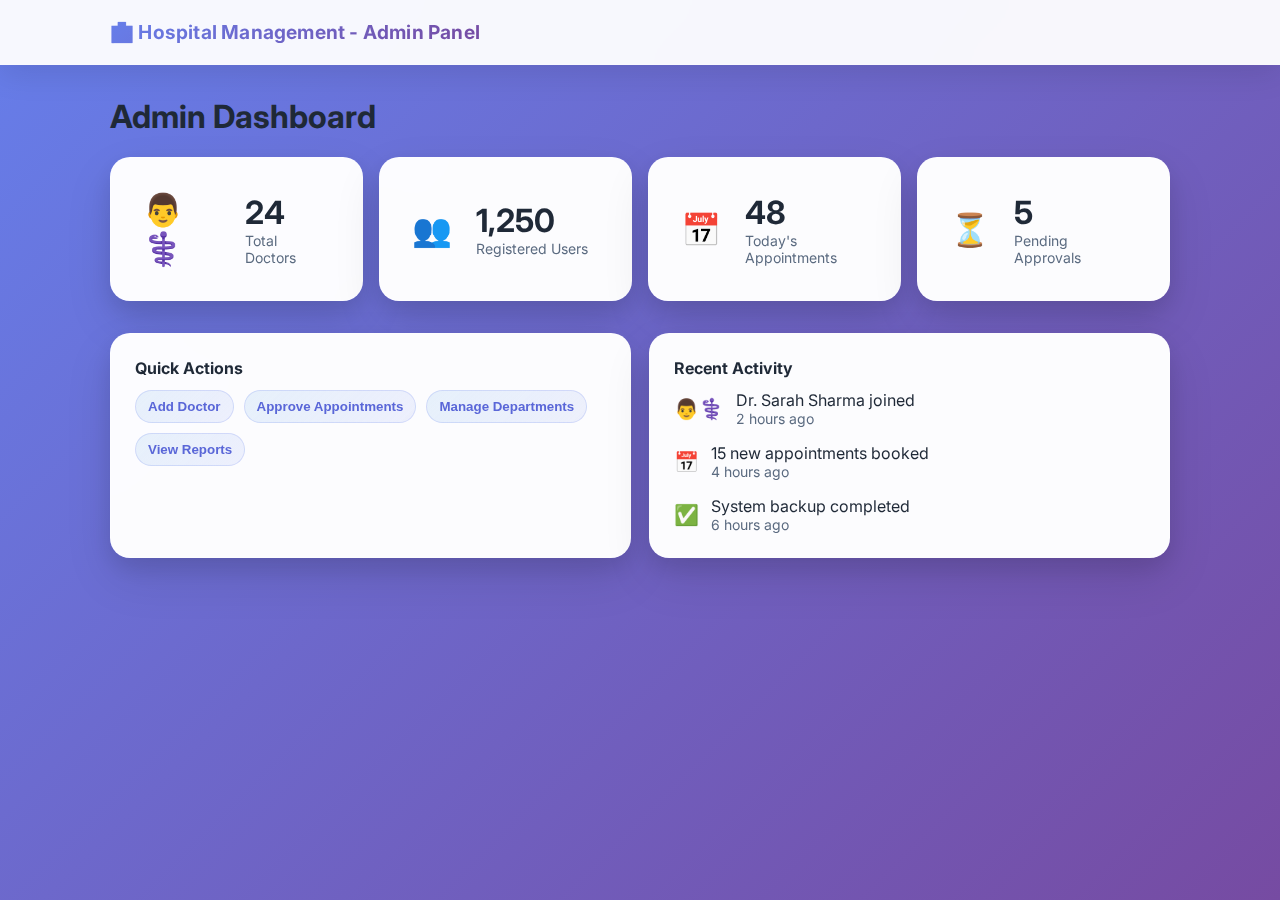
<file: admin.html>
<!DOCTYPE html>
<html lang="en">
<head>
  <meta charset="utf-8" />
  <meta name="viewport" content="width=device-width, initial-scale=1" />
  <title>Admin Panel - Hospital Management</title>
  <link rel="preconnect" href="https://fonts.googleapis.com">
  <link rel="preconnect" href="https://fonts.gstatic.com" crossorigin>
  <link href="https://fonts.googleapis.com/css2?family=Inter:wght@400;500;600;700;800&display=swap" rel="stylesheet">
  <link rel="stylesheet" href="styles.css" />
</head>
<body>
  <header class="site-header">
    <div class="container nav">
      <div class="brand">🏥 Hospital Management - Admin Panel</div>
    </div>
  </header>

  <main>
    <section class="container admin-section" style="margin-top: 2rem;">
      <h1 class="section-title">Admin Dashboard</h1>
      <div class="admin-stats">
        <div class="stat-card">
          <div class="stat-icon">👨⚕️</div>
          <div class="stat-info">
            <div class="stat-number">24</div>
            <div class="stat-label">Total Doctors</div>
          </div>
        </div>
        <div class="stat-card">
          <div class="stat-icon">👥</div>
          <div class="stat-info">
            <div class="stat-number">1,250</div>
            <div class="stat-label">Registered Users</div>
          </div>
        </div>
        <div class="stat-card">
          <div class="stat-icon">📅</div>
          <div class="stat-info">
            <div class="stat-number">48</div>
            <div class="stat-label">Today's Appointments</div>
          </div>
        </div>
        <div class="stat-card">
          <div class="stat-icon">⏳</div>
          <div class="stat-info">
            <div class="stat-number">5</div>
            <div class="stat-label">Pending Approvals</div>
          </div>
        </div>
      </div>
      <div class="admin-grid">
        <div class="card">
          <div class="panel-head">Quick Actions</div>
          <div class="admin-actions">
            <button class="chip admin-btn" data-action="add-doctor">Add Doctor</button>
            <button class="chip admin-btn" data-action="approve-appointments">Approve Appointments</button>
            <button class="chip admin-btn" data-action="manage-departments">Manage Departments</button>
            <button class="chip admin-btn" data-action="view-reports">View Reports</button>
          </div>
        </div>
        <div class="card">
          <div class="panel-head">Recent Activity</div>
          <div class="activity-list">
            <div class="activity-item">
              <div class="activity-icon">👨⚕️</div>
              <div class="activity-text">
                <div>Dr. Sarah Sharma joined</div>
                <div class="activity-time">2 hours ago</div>
              </div>
            </div>
            <div class="activity-item">
              <div class="activity-icon">📅</div>
              <div class="activity-text">
                <div>15 new appointments booked</div>
                <div class="activity-time">4 hours ago</div>
              </div>
            </div>
            <div class="activity-item">
              <div class="activity-icon">✅</div>
              <div class="activity-text">
                <div>System backup completed</div>
                <div class="activity-time">6 hours ago</div>
              </div>
            </div>
          </div>
        </div>
      </div>
    </section>
  </main>

  <script src="script.js"></script>
</body>
</html>
</file>
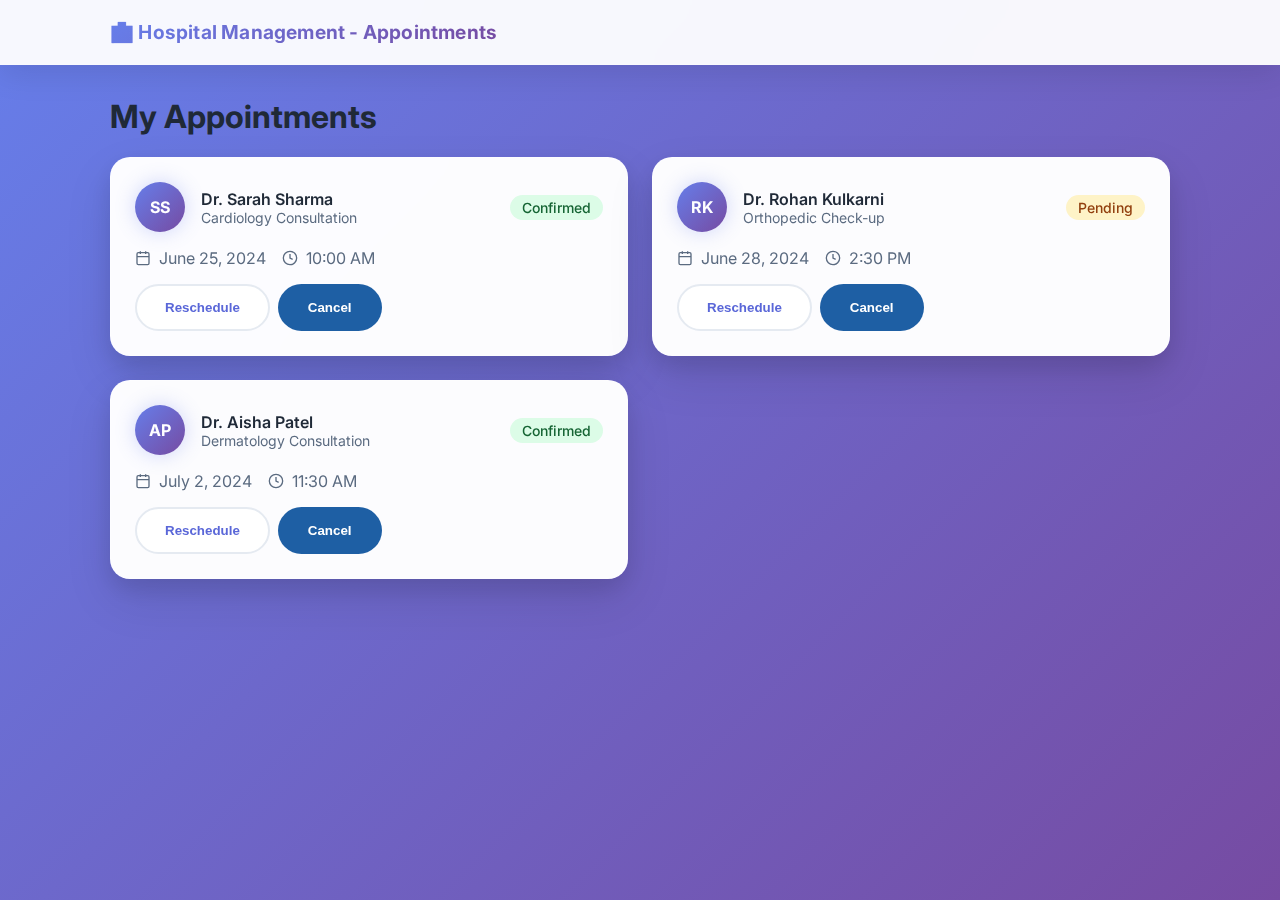
<file: appointments.html>
<!DOCTYPE html>
<html lang="en">
<head>
  <meta charset="utf-8" />
  <meta name="viewport" content="width=device-width, initial-scale=1" />
  <title>Appointments - Hospital Management</title>
  <link rel="preconnect" href="https://fonts.googleapis.com">
  <link rel="preconnect" href="https://fonts.gstatic.com" crossorigin>
  <link href="https://fonts.googleapis.com/css2?family=Inter:wght@400;500;600;700;800&display=swap" rel="stylesheet">
  <link rel="stylesheet" href="styles.css" />
</head>
<body>
  <header class="site-header">
    <div class="container nav">
      <div class="brand">🏥 Hospital Management - Appointments</div>
    </div>
  </header>

  <main>
    <section class="container appointments-section" style="margin-top: 2rem;">
      <h1 class="section-title">My Appointments</h1>
      <div class="appointments-grid">
        <div class="card appointment-card">
          <div class="appointment-header">
            <div class="avatar sm">SS</div>
            <div class="appointment-info">
              <div class="doctor">Dr. Sarah Sharma</div>
              <div class="meta">Cardiology Consultation</div>
            </div>
            <span class="status-badge confirmed">Confirmed</span>
          </div>
          <div class="appointment-details">
            <div class="detail-item">
              <svg viewBox="0 0 24 24" width="16" height="16" fill="none" stroke="currentColor" stroke-width="2"><rect x="3" y="4" width="18" height="18" rx="2"/><path d="M16 2v4M8 2v4M3 10h18"/></svg>
              <span>June 25, 2024</span>
            </div>
            <div class="detail-item">
              <svg viewBox="0 0 24 24" width="16" height="16" fill="none" stroke="currentColor" stroke-width="2"><circle cx="12" cy="12" r="10"/><polyline points="12,6 12,12 16,14"/></svg>
              <span>10:00 AM</span>
            </div>
          </div>
          <div class="appointment-actions">
            <button class="btn ghost" onclick="rescheduleAppointment(1)">Reschedule</button>
            <button class="btn tertiary" onclick="cancelAppointment(1)">Cancel</button>
          </div>
        </div>
        <div class="card appointment-card">
          <div class="appointment-header">
            <div class="avatar sm">RK</div>
            <div class="appointment-info">
              <div class="doctor">Dr. Rohan Kulkarni</div>
              <div class="meta">Orthopedic Check-up</div>
            </div>
            <span class="status-badge pending">Pending</span>
          </div>
          <div class="appointment-details">
            <div class="detail-item">
              <svg viewBox="0 0 24 24" width="16" height="16" fill="none" stroke="currentColor" stroke-width="2"><rect x="3" y="4" width="18" height="18" rx="2"/><path d="M16 2v4M8 2v4M3 10h18"/></svg>
              <span>June 28, 2024</span>
            </div>
            <div class="detail-item">
              <svg viewBox="0 0 24 24" width="16" height="16" fill="none" stroke="currentColor" stroke-width="2"><circle cx="12" cy="12" r="10"/><polyline points="12,6 12,12 16,14"/></svg>
              <span>2:30 PM</span>
            </div>
          </div>
          <div class="appointment-actions">
            <button class="btn ghost" onclick="rescheduleAppointment(2)">Reschedule</button>
            <button class="btn tertiary" onclick="cancelAppointment(2)">Cancel</button>
          </div>
        </div>
        <div class="card appointment-card">
          <div class="appointment-header">
            <div class="avatar sm">AP</div>
            <div class="appointment-info">
              <div class="doctor">Dr. Aisha Patel</div>
              <div class="meta">Dermatology Consultation</div>
            </div>
            <span class="status-badge confirmed">Confirmed</span>
          </div>
          <div class="appointment-details">
            <div class="detail-item">
              <svg viewBox="0 0 24 24" width="16" height="16" fill="none" stroke="currentColor" stroke-width="2"><rect x="3" y="4" width="18" height="18" rx="2"/><path d="M16 2v4M8 2v4M3 10h18"/></svg>
              <span>July 2, 2024</span>
            </div>
            <div class="detail-item">
              <svg viewBox="0 0 24 24" width="16" height="16" fill="none" stroke="currentColor" stroke-width="2"><circle cx="12" cy="12" r="10"/><polyline points="12,6 12,12 16,14"/></svg>
              <span>11:30 AM</span>
            </div>
          </div>
          <div class="appointment-actions">
            <button class="btn ghost" onclick="rescheduleAppointment(3)">Reschedule</button>
            <button class="btn tertiary" onclick="cancelAppointment(3)">Cancel</button>
          </div>
        </div>
      </div>
    </section>
  </main>

  <script src="script.js"></script>
</body>
</html>
</file>
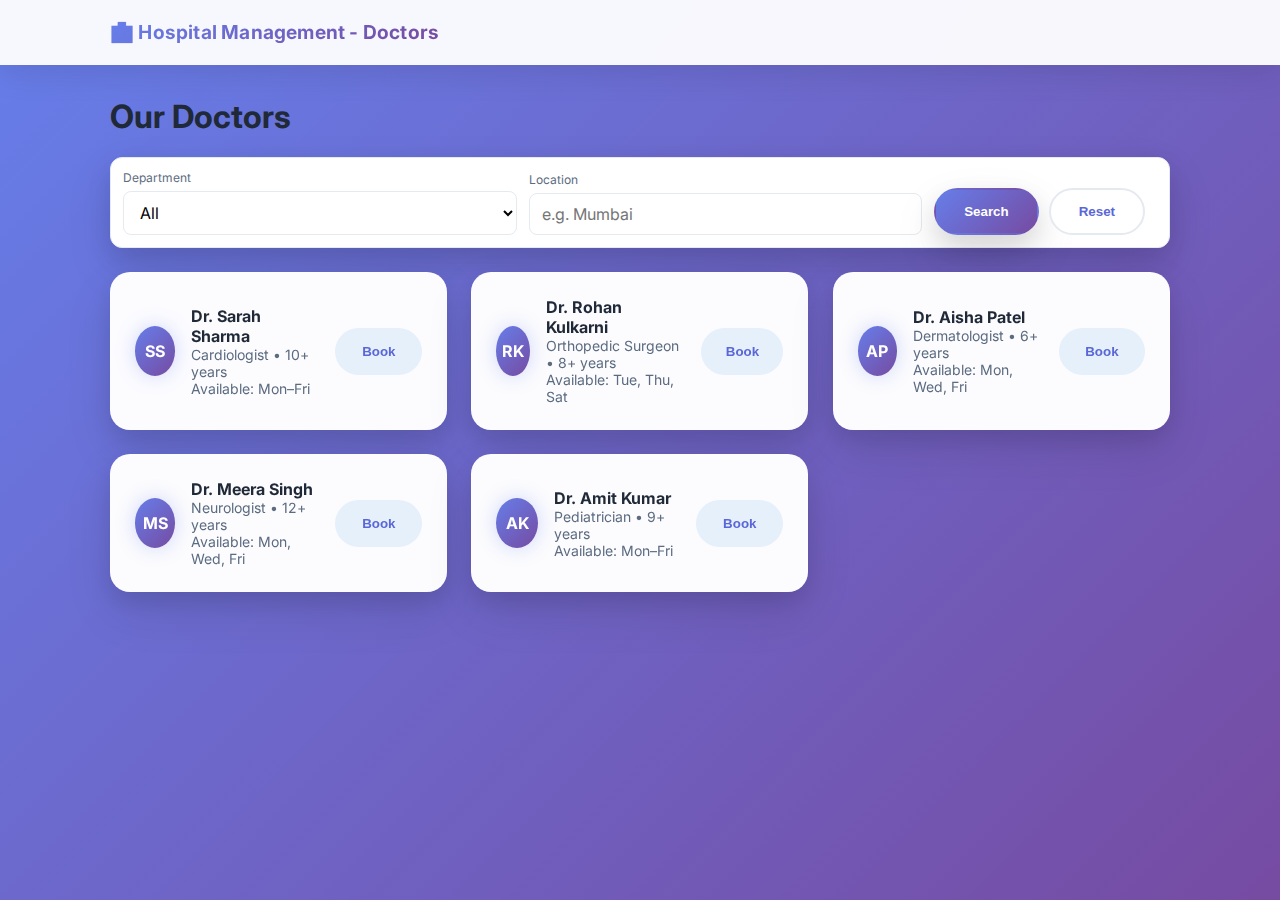
<file: doctors.html>
<!DOCTYPE html>
<html lang="en">
<head>
  <meta charset="utf-8" />
  <meta name="viewport" content="width=device-width, initial-scale=1" />
  <title>Doctors - Hospital Management</title>
  <link rel="preconnect" href="https://fonts.googleapis.com">
  <link rel="preconnect" href="https://fonts.gstatic.com" crossorigin>
  <link href="https://fonts.googleapis.com/css2?family=Inter:wght@400;500;600;700;800&display=swap" rel="stylesheet">
  <link rel="stylesheet" href="styles.css" />
</head>
<body>
  <header class="site-header">
    <div class="container nav">
      <div class="brand">🏥 Hospital Management - Doctors</div>
    </div>
  </header>

  <main>
    <section class="container doctors-section" style="margin-top: 2rem;">
      <h1 class="section-title">Our Doctors</h1>
      <form id="doctor-search" class="doctor-search">
        <div class="field">
          <label for="dept">Department</label>
          <select id="dept">
            <option value="">All</option>
            <option>Cardiology</option>
            <option>Orthopedics</option>
            <option>Dermatology</option>
            <option>Neurology</option>
            <option>Pediatrics</option>
          </select>
        </div>
        <div class="field">
          <label for="location">Location</label>
          <input id="location" type="text" placeholder="e.g. Mumbai" list="loc-options" />
          <datalist id="loc-options">
            <option value="Mumbai"></option>
            <option value="Pune"></option>
            <option value="Delhi"></option>
          </datalist>
        </div>
        <div class="actions">
          <button class="btn primary" type="submit">Search</button>
          <button class="btn ghost" type="reset">Reset</button>
        </div>
      </form>
      <div class="doctors-grid" id="doctors-grid">
        <div class="card doc-card" data-dept="Cardiology" data-location="Mumbai">
          <div class="avatar sm">SS</div>
          <div class="doc-info">
            <div class="name">Dr. Sarah Sharma</div>
            <div class="meta">Cardiologist • 10+ years</div>
            <div class="meta">Available: Mon–Fri</div>
          </div>
          <button class="btn secondary book-btn" data-doctor="Dr. Sarah Sharma" data-specialty="Cardiology">Book</button>
        </div>
        <div class="card doc-card" data-dept="Orthopedics" data-location="Pune">
          <div class="avatar sm">RK</div>
          <div class="doc-info">
            <div class="name">Dr. Rohan Kulkarni</div>
            <div class="meta">Orthopedic Surgeon • 8+ years</div>
            <div class="meta">Available: Tue, Thu, Sat</div>
          </div>
          <button class="btn secondary book-btn" data-doctor="Dr. Rohan Kulkarni" data-specialty="Orthopedics">Book</button>
        </div>
        <div class="card doc-card" data-dept="Dermatology" data-location="Delhi">
          <div class="avatar sm">AP</div>
          <div class="doc-info">
            <div class="name">Dr. Aisha Patel</div>
            <div class="meta">Dermatologist • 6+ years</div>
            <div class="meta">Available: Mon, Wed, Fri</div>
          </div>
          <button class="btn secondary book-btn" data-doctor="Dr. Aisha Patel" data-specialty="Dermatology">Book</button>
        </div>
        <div class="card doc-card" data-dept="Neurology" data-location="Mumbai">
          <div class="avatar sm">MS</div>
          <div class="doc-info">
            <div class="name">Dr. Meera Singh</div>
            <div class="meta">Neurologist • 12+ years</div>
            <div class="meta">Available: Mon, Wed, Fri</div>
          </div>
          <button class="btn secondary book-btn" data-doctor="Dr. Meera Singh" data-specialty="Neurology">Book</button>
        </div>
        <div class="card doc-card" data-dept="Pediatrics" data-location="Pune">
          <div class="avatar sm">AK</div>
          <div class="doc-info">
            <div class="name">Dr. Amit Kumar</div>
            <div class="meta">Pediatrician • 9+ years</div>
            <div class="meta">Available: Mon–Fri</div>
          </div>
          <button class="btn secondary book-btn" data-doctor="Dr. Amit Kumar" data-specialty="Pediatrics">Book</button>
        </div>
      </div>
    </section>
  </main>

  <!-- Booking Modal -->
  <div id="booking-modal" class="modal" hidden>
    <div class="modal-overlay"></div>
    <div class="modal-content">
      <div class="modal-header">
        <h3>Book Appointment</h3>
        <button class="modal-close">&times;</button>
      </div>
      <form id="booking-form" class="booking-form">
        <div class="form-group">
          <label for="selected-doctor">Doctor</label>
          <input id="selected-doctor" type="text" readonly>
        </div>
        <div class="form-row">
          <div class="form-group">
            <label for="appointment-date">Date</label>
            <input id="appointment-date" type="date" required>
          </div>
          <div class="form-group">
            <label for="appointment-time">Time</label>
            <select id="appointment-time" required>
              <option value="">Select time</option>
              <option value="09:00">9:00 AM</option>
              <option value="10:00">10:00 AM</option>
              <option value="11:00">11:00 AM</option>
              <option value="14:00">2:00 PM</option>
              <option value="15:00">3:00 PM</option>
              <option value="16:00">4:00 PM</option>
            </select>
          </div>
        </div>
        <div class="form-group">
          <label for="patient-name">Patient Name</label>
          <input id="patient-name" type="text" required placeholder="Enter patient name">
        </div>
        <div class="form-group">
          <label for="patient-phone">Phone Number</label>
          <input id="patient-phone" type="tel" required placeholder="Enter phone number">
        </div>
        <div class="form-group">
          <label for="appointment-reason">Reason for Visit</label>
          <textarea id="appointment-reason" rows="3" placeholder="Describe your symptoms"></textarea>
        </div>
        <div class="form-actions">
          <button type="button" class="btn ghost" id="cancel-booking">Cancel</button>
          <button type="submit" class="btn primary">Book Appointment</button>
        </div>
      </form>
    </div>
  </div>

  <!-- Success Modal -->
  <div id="success-modal" class="modal" hidden>
    <div class="modal-overlay"></div>
    <div class="modal-content success-content">
      <div class="success-icon">✅</div>
      <h3>Appointment Booked Successfully!</h3>
      <p>Your appointment has been scheduled. You will receive a confirmation email shortly.</p>
      <button class="btn primary" id="success-ok">OK</button>
    </div>
  </div>

  <script src="script.js"></script>
</body>
</html>
</file>
<file: styles.css>
* { box-sizing: border-box; }
:root{
  --bg: linear-gradient(135deg, #667eea 0%, #764ba2 100%);
  --bg-soft: rgba(255,255,255,0.95);
  --card: rgba(255,255,255,0.98);
  --text:#1f2937;
  --muted:#5b6b80;
  --primary: linear-gradient(135deg, #667eea 0%, #764ba2 100%);
  --primary-solid:#667eea;
  --primary-600:#5a67d8;
  --primary-100:#e6f0fb;
  --border:#e5eaf1;
  --shadow: 0 10px 25px rgba(0,0,0,0.1), 0 20px 48px rgba(0,0,0,0.1);
  --glow: 0 0 20px rgba(102, 126, 234, 0.3);
}
html,body{height:100%;}
body{
  margin:0; 
  font-family: Inter, system-ui, -apple-system, Segoe UI, Roboto, Arial, sans-serif; 
  color:var(--text);
  background: var(--bg);
  background-attachment: fixed;
  overflow-x: hidden;
}
.container{ max-width: 1100px; margin: 0 auto; padding: 0 20px; }

/* Header */
.site-header{ 
  position: sticky; 
  top:0; 
  z-index:10; 
  background: rgba(255,255,255,0.95); 
  backdrop-filter: blur(20px);
  color: var(--primary-solid); 
  box-shadow: 0 8px 32px rgba(0,0,0,0.1);
  border-bottom: 1px solid rgba(255,255,255,0.2);
}
.nav{ display:flex; align-items:center; justify-content:space-between; height:64px; }
.brand{ 
  font-weight:700; 
  letter-spacing:.2px;
  background: var(--primary);
  -webkit-background-clip: text;
  -webkit-text-fill-color: transparent;
  background-clip: text;
  font-size: 1.2rem;
}
.menu{ display:flex; gap:22px; }
.menu a{ 
  color: var(--primary-solid); 
  text-decoration:none; 
  font-weight:600; 
  padding:8px 16px; 
  border-radius:25px;
  transition: all 0.3s ease;
  position: relative;
  overflow: hidden;
}
.menu a:hover{ 
  background: var(--primary);
  color: white;
  transform: translateY(-2px);
  box-shadow: var(--glow);
}
.menu a.active{ 
  background: var(--primary);
  color: white;
  box-shadow: var(--glow);
}
.menu-toggle{ display:none; appearance:none; background:transparent; border:0; color:#fff; font-size:22px; line-height:1; cursor:pointer; }

/* Hero */
.hero{ 
  background: var(--bg-soft);
  padding: 80px 0; 
  position: relative;
  overflow: hidden;
}
.hero::before {
  content: '';
  position: absolute;
  top: -50%;
  left: -50%;
  width: 200%;
  height: 200%;
  background: radial-gradient(circle, rgba(102,126,234,0.1) 0%, transparent 70%);
  animation: float 6s ease-in-out infinite;
}
@keyframes float {
  0%, 100% { transform: translateY(0px) rotate(0deg); }
  50% { transform: translateY(-20px) rotate(180deg); }
}
.hero-grid{ display:grid; grid-template-columns: 1.1fr .9fr; gap:32px; align-items:center; }
.hero-copy h1{ 
  margin:0 0 12px; 
  font-size: clamp(32px, 5vw, 48px); 
  line-height:1.2;
  font-weight: 800;
  text-shadow: 2px 2px 4px rgba(0,0,0,0.1);
  animation: slideInUp 0.8s ease-out;
}
.hero-copy h1 .accent{ color: var(--primary); }
.hero-copy p{ margin:0 0 18px; color:var(--muted); font-size:18px; animation: slideInUp 0.8s ease-out 0.2s both; }
.hero-cta{ display:flex; gap:14px; flex-wrap:wrap; animation: slideInUp 0.8s ease-out 0.4s both; }
.btn{ 
  display:inline-flex; 
  align-items:center; 
  justify-content:center; 
  gap:8px; 
  padding:14px 28px; 
  border-radius:50px; 
  text-decoration:none; 
  font-weight:600; 
  border:2px solid transparent; 
  cursor:pointer;
  transition: all 0.3s ease;
  position: relative;
  overflow: hidden;
}
.btn.primary{ 
  background: var(--primary); 
  color:#fff; 
  box-shadow: var(--shadow);
  border: 2px solid transparent;
}
.btn.primary::before {
  content: '';
  position: absolute;
  top: 0;
  left: -100%;
  width: 100%;
  height: 100%;
  background: linear-gradient(90deg, transparent, rgba(255,255,255,0.3), transparent);
  transition: left 0.5s;
}
.btn.primary:hover::before {
  left: 100%;
}
.btn.primary:hover{ 
  transform: translateY(-3px);
  box-shadow: var(--glow), var(--shadow);
}
.btn.ghost{ background: #fff; color: var(--primary-600); border-color: var(--border); }
.btn.ghost:hover{ background: var(--primary-100); }
.btn.secondary{ background: var(--primary-100); color: var(--primary-600); }
.btn.tertiary{ background: #1e5fa4; color:#fff; }
.btn.tertiary:hover{ filter:brightness(.95); }

/* Illustration */
.hero-ill{ position:relative; min-height:260px; }
.ill-card{ position:absolute; right:18%; top:12%; width:160px; background:#fff; border:1px solid var(--border); border-radius:12px; padding:12px; box-shadow: var(--shadow); }
.ill-row{ display:flex; gap:6px; margin-bottom:10px; }
.dot{ width:10px; height:10px; border-radius:999px; display:inline-block; background:#cbd5e1; }
.dot.success{ background:#4ade80; }
.dot.warn{ background:#fbbf24; }
.ill-avatar{ width:64px; height:64px; border-radius:50%; background:linear-gradient(135deg,#e0e7ff,#93c5fd); margin:8px 0; }
.ill-bars span{ display:block; height:8px; background:#e6eef9; margin:6px 0; border-radius:4px; }
.ill-figure{ position:absolute; inset:0 0 0 0; background: radial-gradient(120px 120px at 70% 30%, #e6f0fb, transparent 60%); border-radius:18px; }

/* Features */
.features{ display:grid; grid-template-columns: repeat(3, 1fr); gap:18px; margin:28px auto; }
.card{ 
  background: var(--card);
  border:1px solid rgba(255,255,255,0.2); 
  border-radius:20px; 
  padding:24px; 
  box-shadow: var(--shadow);
  backdrop-filter: blur(20px);
  transition: all 0.3s ease;
  position: relative;
  overflow: hidden;
  animation: fadeInScale 0.6s ease-out;
}
.card::before {
  content: '';
  position: absolute;
  top: 0;
  left: 0;
  right: 0;
  height: 3px;
  background: var(--primary);
  transform: scaleX(0);
  transition: transform 0.3s ease;
}
.card:hover::before {
  transform: scaleX(1);
}
.features .card:nth-child(1) { animation-delay: 0.1s; }
.features .card:nth-child(2) { animation-delay: 0.2s; }
.features .card:nth-child(3) { animation-delay: 0.3s; }
.card-icon{ 
  width:60px; 
  height:60px; 
  border-radius:20px; 
  background: var(--primary); 
  display:grid; 
  place-items:center; 
  margin-bottom:16px;
  box-shadow: var(--glow);
  animation: pulse 2s infinite;
}
.card-icon svg {
  stroke: white;
}
@keyframes pulse {
  0%, 100% { transform: scale(1); }
  50% { transform: scale(1.05); }
}
.card h3{ margin:4px 0 6px; font-size:18px; }
.card p{ margin:0; color:var(--muted); }
.feature-search{ margin-top:12px; border-top:1px dashed var(--border); padding-top:12px; }
.feature-search form{ display:grid; grid-template-columns: 1fr 1fr auto auto; gap:10px; align-items:end; }
.feature-search .field{ display:flex; flex-direction:column; gap:6px; }
.feature-search label{ font-size:12px; color:var(--muted); }
.feature-search select, .feature-search input{ border:1px solid var(--border); border-radius:8px; padding:8px 10px; font: inherit; }

/* Interactive Cards */
.interactive-card {
  cursor: pointer;
  transition: all 0.3s ease;
}
.interactive-card:hover {
  transform: translateY(-8px) scale(1.02);
  box-shadow: var(--glow), 0 20px 40px rgba(0,0,0,0.15);
}

/* Grid Panels */
.grid-panels{ display:grid; grid-template-columns: 1.2fr .8fr; gap:18px; margin: 10px auto 26px; }
.panel{ 
  background: rgba(255,255,255,0.9);
  backdrop-filter: blur(20px);
  border: 1px solid rgba(255,255,255,0.2);
  box-shadow: var(--shadow);
  border-radius:12px; 
  padding:16px; 
}
.panel-head{ font-weight:700; margin-bottom:12px; }
.appointment{ display:flex; align-items:center; gap:12px; padding:12px; background:var(--bg-soft); border:1px solid var(--border); border-radius:10px; }
.avatar.sm{ 
  width:50px; 
  height:50px; 
  display:grid; 
  place-items:center; 
  background: var(--primary); 
  color: white; 
  border-radius:50%; 
  font-weight:700;
  box-shadow: var(--glow);
  animation: rotate 10s linear infinite;
}
@keyframes rotate {
  from { transform: rotate(0deg); }
  to { transform: rotate(360deg); }
}
.doctor{ font-weight:600; }
.meta{ color:var(--muted); font-size:14px; }
.admin-actions{ display:flex; gap:10px; flex-wrap:wrap; }
.chip{ 
  display:inline-block; 
  padding:8px 12px; 
  background: linear-gradient(135deg, var(--primary-100), rgba(102,126,234,0.1));
  border: 1px solid rgba(102,126,234,0.2);
  color: var(--primary-600); 
  border-radius:999px; 
  text-decoration:none; 
  font-weight:600;
  cursor: pointer;
  transition: all 0.3s ease;
}
.chip:hover {
  background: var(--primary);
  color: white;
  transform: translateY(-2px);
  box-shadow: var(--glow);
}

/* Doctors */
.doctors-section{ margin: 24px auto; }
.doctors-grid{ display:grid; grid-template-columns: repeat(auto-fit, minmax(320px, 1fr)); gap:24px; margin-top: 24px; }
.doc-card{ 
  display:flex; 
  align-items:center; 
  gap:16px;
  padding: 24px;
  transition: all 0.3s ease;
}
.doc-card:hover {
  transform: translateY(-5px);
  box-shadow: var(--glow), var(--shadow);
}
.doc-info .name{ font-weight:700; }
.doctor-search{ display:grid; grid-template-columns: 1fr 1fr auto auto; gap:12px; background:#fff; border:1px solid var(--border); border-radius:12px; padding:12px; box-shadow: var(--shadow); margin: 12px 0 18px; align-items:end; }
.doctor-search .field{ display:flex; flex-direction:column; gap:6px; }
.doctor-search label{ font-size:12px; color:var(--muted); }
.doctor-search select, .doctor-search input{ border:1px solid var(--border); border-radius:8px; padding:10px 12px; font: inherit; background:#fff; }
.doctor-search .actions{ display:flex; gap:10px; }

/* Modal Styles */
.modal {
  position: fixed;
  top: 0;
  left: 0;
  right: 0;
  bottom: 0;
  z-index: 1000;
  display: flex;
  align-items: center;
  justify-content: center;
}
.modal[hidden]{ display:none; }

.modal-overlay {
  position: absolute;
  top: 0;
  left: 0;
  right: 0;
  bottom: 0;
  background: rgba(0, 0, 0, 0.7);
}

.modal-content {
  background: white;
  border-radius: 24px;
  padding: 2.5rem;
  max-width: 500px;
  width: 90%;
  max-height: 90vh;
  overflow-y: auto;
  position: relative;
  box-shadow: 0 20px 40px rgba(0,0,0,0.3);
  z-index: 1001;
}

.modal-header {
  display: flex;
  justify-content: space-between;
  align-items: center;
  margin-bottom: 1.5rem;
  padding-bottom: 1rem;
  border-bottom: 1px solid var(--border);
}

.modal-close {
  background: none;
  border: none;
  font-size: 1.5rem;
  cursor: pointer;
  color: var(--muted);
}

.booking-form .form-group {
  margin-bottom: 1rem;
}

.booking-form label {
  display: block;
  margin-bottom: 0.5rem;
  font-weight: 500;
  color: var(--text);
}

.booking-form input,
.booking-form select,
.booking-form textarea {
  width: 100%;
  padding: 12px;
  border: 2px solid #e5e7eb;
  border-radius: 8px;
  font: inherit;
  background: white;
}

.booking-form input:focus,
.booking-form select:focus,
.booking-form textarea:focus {
  border-color: #667eea;
  outline: none;
  box-shadow: 0 0 0 3px rgba(102, 126, 234, 0.1);
}

.form-row {
  display: grid;
  grid-template-columns: 1fr 1fr;
  gap: 1rem;
}

.form-actions {
  display: flex;
  gap: 1rem;
  justify-content: flex-end;
  margin-top: 1.5rem;
}

.success-content {
  text-align: center;
}

.success-icon {
  font-size: 3rem;
  margin-bottom: 1rem;
}

/* Appointments Section */
.appointments-grid {
  display: grid;
  grid-template-columns: repeat(auto-fit, minmax(350px, 1fr));
  gap: 1.5rem;
}

.appointment-card {
  padding: 1.5rem;
  animation: slideInUp 0.6s ease-out;
  transition: all 0.3s ease;
}

.appointment-card:hover {
  transform: translateY(-3px);
  box-shadow: var(--glow), var(--shadow);
}

.appointment-header {
  display: flex;
  align-items: center;
  gap: 1rem;
  margin-bottom: 1rem;
}

.appointment-info {
  flex: 1;
}

.status-badge {
  padding: 0.25rem 0.75rem;
  border-radius: 999px;
  font-size: 0.875rem;
  font-weight: 500;
}

.status-badge.confirmed {
  background: #dcfce7;
  color: #166534;
}

.status-badge.pending {
  background: #fef3c7;
  color: #92400e;
}

.appointment-details {
  display: flex;
  gap: 1rem;
  margin-bottom: 1rem;
}

.detail-item {
  display: flex;
  align-items: center;
  gap: 0.5rem;
  color: var(--muted);
}

.appointment-actions {
  display: flex;
  gap: 0.5rem;
}

/* Admin Stats */
.admin-stats {
  display: grid;
  grid-template-columns: repeat(auto-fit, minmax(200px, 1fr));
  gap: 1rem;
  margin-bottom: 2rem;
}

.stat-card {
  background: var(--card);
  border: 1px solid rgba(255,255,255,0.2);
  border-radius: 20px;
  padding: 2rem;
  display: flex;
  align-items: center;
  gap: 1.5rem;
  box-shadow: var(--shadow);
  backdrop-filter: blur(20px);
  transition: all 0.3s ease;
  position: relative;
  overflow: hidden;
}
.stat-card::after {
  content: '';
  position: absolute;
  top: 0;
  right: 0;
  width: 100px;
  height: 100%;
  background: linear-gradient(90deg, transparent, rgba(102,126,234,0.1));
  transform: translateX(100px);
  transition: transform 0.3s ease;
}
.stat-card:hover::after {
  transform: translateX(-100px);
}
.stat-card:hover {
  transform: translateY(-3px);
  box-shadow: var(--glow), var(--shadow);
}

.stat-icon {
  font-size: 2rem;
}

.stat-number {
  font-size: 2rem;
  font-weight: 700;
  color: var(--primary);
}

.stat-label {
  color: var(--muted);
  font-size: 0.875rem;
}

.activity-list {
  display: flex;
  flex-direction: column;
  gap: 1rem;
}

.activity-item {
  display: flex;
  align-items: center;
  gap: 0.75rem;
}

.activity-icon {
  font-size: 1.25rem;
}

.activity-time {
  color: var(--muted);
  font-size: 0.875rem;
}

/* Admin */
.admin-section{ margin: 24px auto; }
.admin-grid{ display:grid; grid-template-columns: 1fr 1fr; gap:18px; }

/* Footer */
.site-footer{ margin-top:24px; padding:18px 0; background:#ffffff; border-top:1px solid var(--border); color:var(--muted); }
.site-footer .container{ text-align:center; }

/* Animations */
@keyframes slideInUp {
  from { transform: translateY(30px); opacity: 0; }
  to { transform: translateY(0); opacity: 1; }
}

@keyframes fadeInScale {
  from { transform: scale(0.9); opacity: 0; }
  to { transform: scale(1); opacity: 1; }
}

.gradient-text {
  background: var(--primary);
  -webkit-background-clip: text;
  -webkit-text-fill-color: transparent;
  background-clip: text;
}

.floating-element {
  animation: float 3s ease-in-out infinite;
}

@keyframes float {
  0%, 100% { transform: translateY(0px); }
  50% { transform: translateY(-10px); }
}

/* Scroll animations */
.scroll-reveal {
  opacity: 0;
  transform: translateY(30px);
  transition: all 0.6s ease;
}

.scroll-reveal.revealed {
  opacity: 1;
  transform: translateY(0);
}

/* Responsive */
@media (max-width: 980px){
  .hero-grid{ grid-template-columns: 1fr; }
  .features{ grid-template-columns: 1fr 1fr; }
  .grid-panels{ grid-template-columns: 1fr; }
  .doctors-grid{ grid-template-columns: 1fr 1fr; }
  .admin-grid{ grid-template-columns: 1fr; }
  .doctor-search{ grid-template-columns: 1fr 1fr; }
}
@media (max-width: 640px){
  .menu{ gap:10px; }
  .features, .support{ grid-template-columns: 1fr; }
  .ill-card{ right:8%; }
  .doctors-grid{ grid-template-columns: 1fr; }
  .doctor-search{ grid-template-columns: 1fr; }
  .nav{ height:auto; padding:10px 0; align-items:center; }
  .brand{ font-size:14px; }
  .menu-toggle{ display:block; }
  .menu{ display:none; flex-direction:column; width:100%; background:#1e5fa4; padding:8px 0 12px; }
  .menu.open{ display:flex; }
  .menu a{ padding:10px 14px; }
  .form-row { grid-template-columns: 1fr; }
  .appointments-grid { grid-template-columns: 1fr; }
  .admin-stats { grid-template-columns: 1fr 1fr; }
  .appointment-actions { flex-direction: column; }
}
</file>
